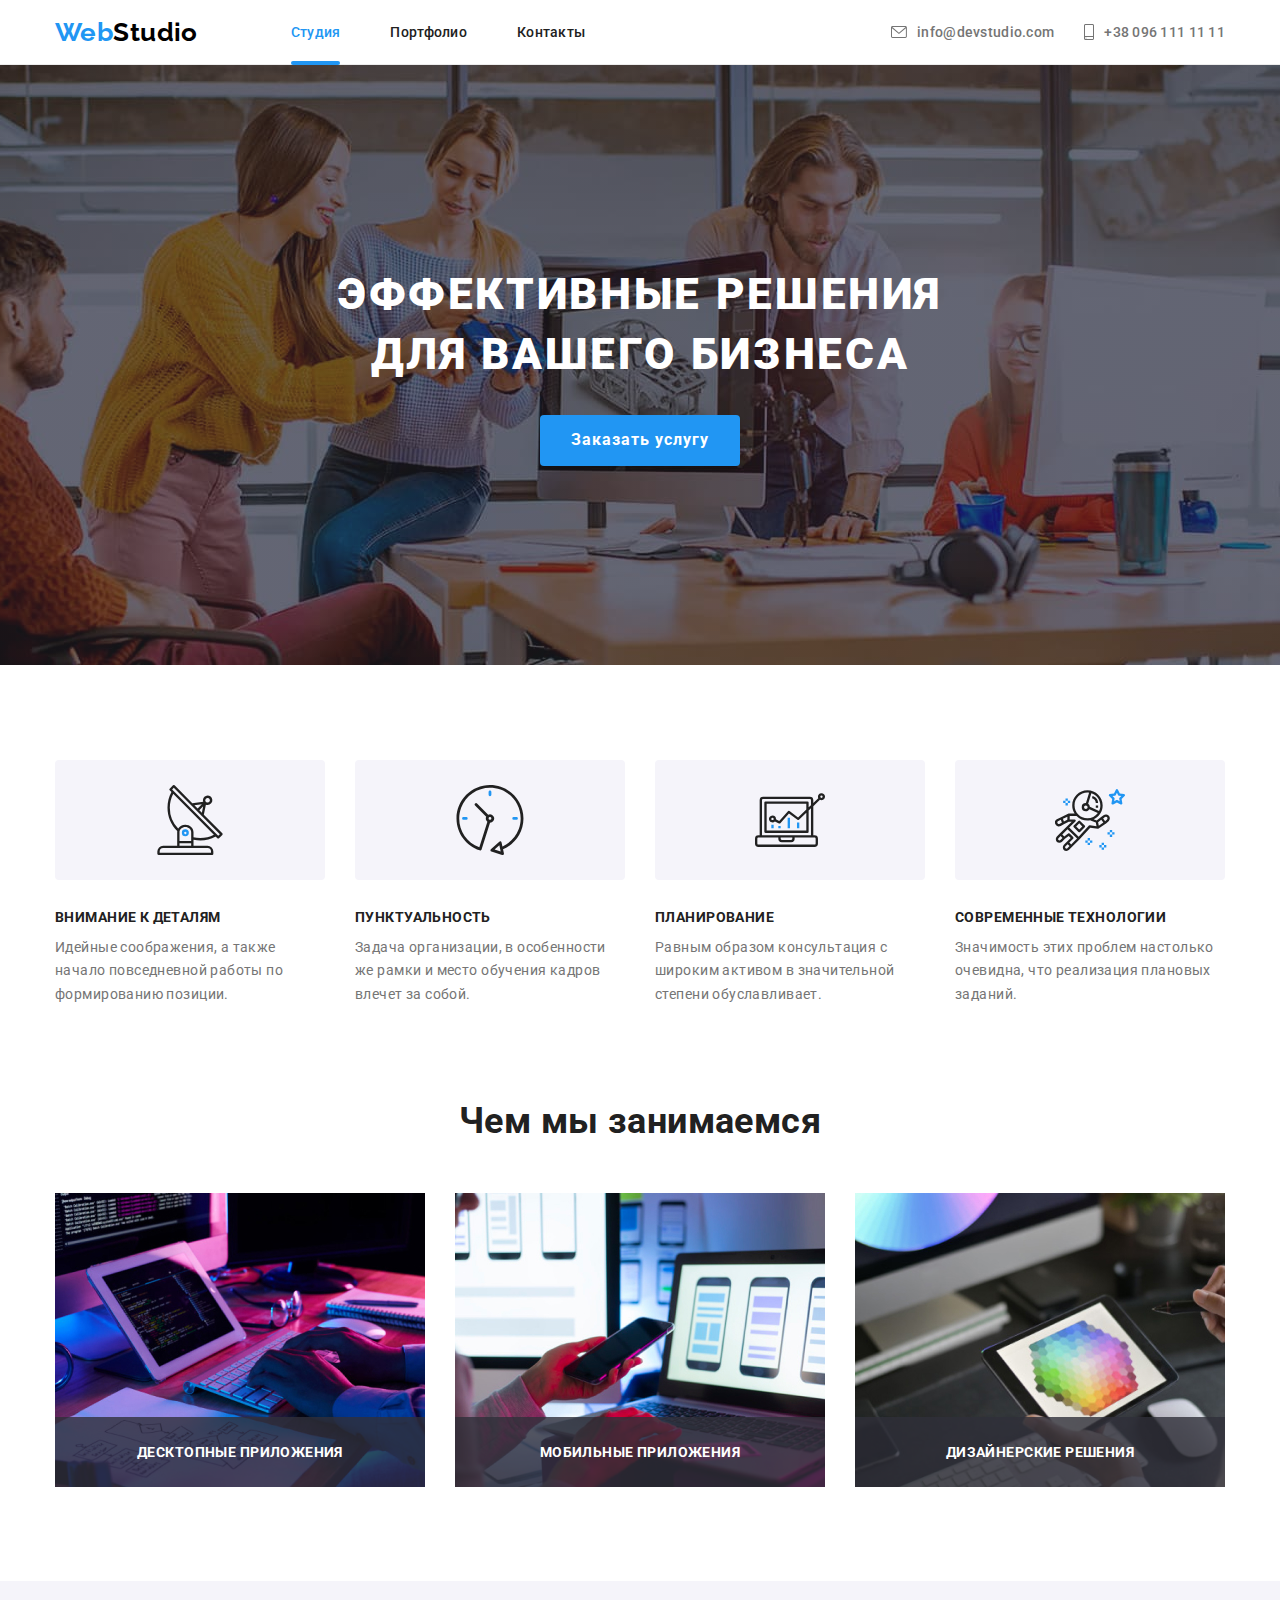
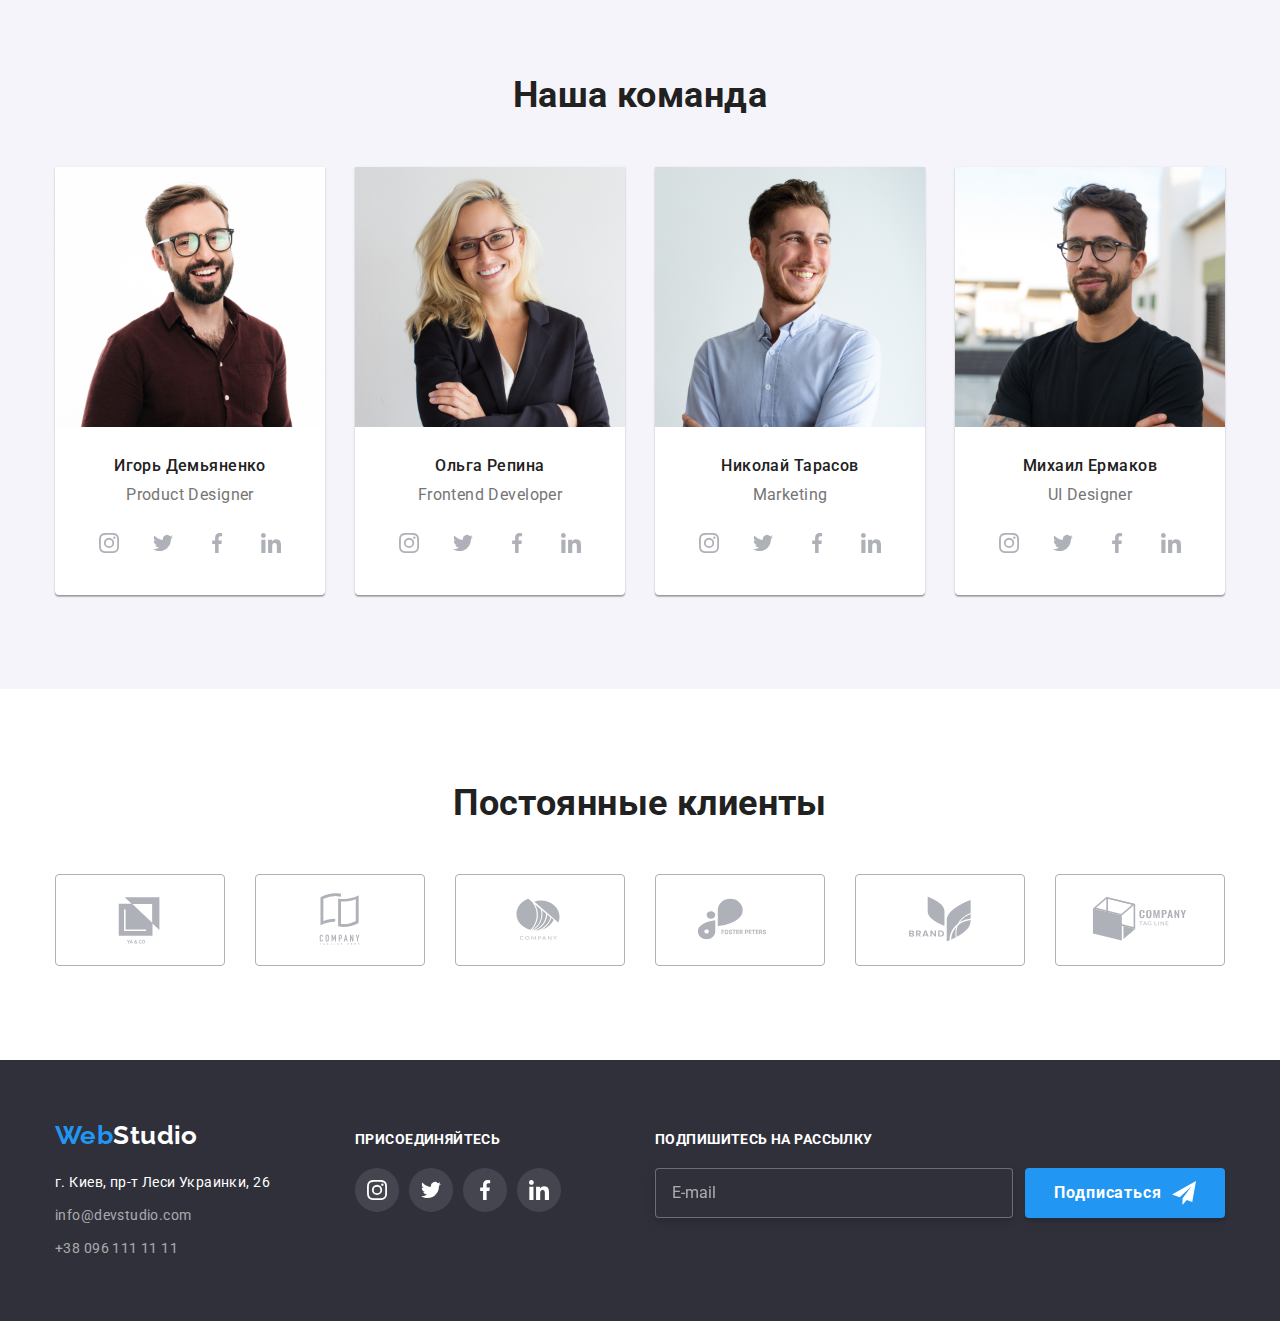
<file: index.html>
<!DOCTYPE html>
<html lang="ru">

<head>
    <meta charset="UTF-8">
    <meta http-equiv="X-UA-Compatible" content="IE=edge">
    <meta name="viewport" content="width=device-width, initial-scale=1.0">
    <title>Document</title>
    <link href="https://fonts.googleapis.com/css2?family=Raleway:wght@700&family=Roboto:wght@400;500;700;900&display=swap"
        rel="stylesheet">
    <link rel="stylesheet"
        href="https://cdnjs.cloudflare.com/ajax/libs/modern-normalize/1.1.0/modern-normalize.min.css">
    <link rel="stylesheet" href="./css/styles.css">
</head>

<body class="page">
    <!--верхняя линия хедер-->
    <header class="page-header">
        <div class="conteiner">
            <!--раздел основной навигации-->
            <nav class="main-nav">
                <!--логотип хедер-->
                <a href="./index.html" class="logo">
                    <span class="accent">Web</span>Studio
                </a>
                <!-- навигация по сайту -->
                <ul class="site-nav list">
                    <li class="item"><a href="./index.html" class="link current">Студия</a></li>
                    <li class="item"><a href="./portfolio.html" class="link current-hover">Портфолио</a></li>
                    <li class="item"><a href="" class="link current-hover">Контакты</a></li>
                </ul>
            </nav>
            <!--контакты хедер-->
            <ul class="contact-nav list">
                <li class="item">
                    <a href="mailto:info@devstudio.com" class="link current-hover">
                        <svg class="icon" width="16" height="12">
                            <use href="./images/icons.svg#envelope"></use>
                        </svg>
                        info@devstudio.com
                    </a>
                </li>
                <li class="item">
                    <a href="tel:+380961111111" class="link current-hover">
                        <svg class="icon" width="10" height="16">
                            <use href="./images/icons.svg#smartphone"></use>
                        </svg>
                        +38 096 111 11 11
                    </a>
                </li>
            </ul>
        </div>
    </header>

    <main>
        <!--Шапка-->
        <section class="section hero">
                <h1 class="hero-title">Эффективные решения для вашего бизнеса</h1>
                <button type="button" class="button primary" data-modal-open>Заказать услугу</button>
        </section>
        
        <!--Особенности-->
        <section class="section">
            <div class="conteiner">
                <!-- этот тег будет скрыт -->
                <h2 class="section-title not-displaye">Особенности</h2>

                <ul class="feature-list list">

                    <li class="item">
                        <div class="for-icon">
                            <svg class="icon" width="70" height="70">
                                <use href="./images/icons.svg#antenna"></use>
                            </svg>
                        </div>
                        <h3 class="title">Внимание к деталям</h3>
                        <p class="text">Идейные соображения, а также начало повседневной работы по формированию позиции.
                        </p>
                    </li>

                    <li class="item">
                        <div class="for-icon">
                            <svg class="icon" width="70" height="70">
                                <use href="./images/icons.svg#clock"></use>
                            </svg>
                        </div>
                        <h3 class="title">Пунктуальность</h3>
                        <p class="text">Задача организации, в особенности же рамки и место обучения кадров влечет за
                            собой.
                        </p>
                    </li>

                    <li class="item">
                        <div class="for-icon">
                            <svg class="icon" width="70" height="70">
                                <use href="./images/icons.svg#diagram"></use>
                            </svg>
                        </div>
                        <h3 class="title">Планирование</h3>
                        <p class="text">Равным образом консультация с широким активом в значительной степени
                            обуславливает.
                        </p>
                    </li>

                    <li class="item">
                        <div class="for-icon">
                            <svg class="icon" width="70" height="70">
                                <use href="./images/icons.svg#astronaut"></use>
                            </svg>
                        </div>
                        <h3 class="title">Современные технологии</h3>
                        <p class="text">Значимость этих проблем настолько очевидна, что реализация плановых заданий.</p>
                    </li>

                </ul>
            </div>
        </section>

        <!--Чем мы занимаемся-->
        <section class="section skills">
            <div class="conteiner">
                <h2 class="section-title">Чем мы занимаемся</h2>

                <ul class="skills-list list">
                    <li class="item">
                        <img class="image" src="./images/programming.jpg" alt="Десктопный приложения" width="370">
                        <h3 class="title">Десктопные приложения</h3>
                    </li>
                    <li class="item">
                        <img class="image" src="./images/Adaptive-layout.jpg" alt="мобильные приложения" width="370">
                        <h3 class="title">Мобильные приложения</h3>
                    </li>
                    <li class="item">
                        <img class="image" src="./images/design-and-art.jpg" alt="дизайнерские решения" width="370">
                        <h3 class="title">Дизайнерские решения</h3>
                    </li>
                </ul>
                
            </div>
        </section>

        <!-- Наша команда -->
        <section class="section team">
            <div class="conteiner">

                <h2 class="section-title">Наша команда</h2>

                <ul class="team-list list">

                    <li class="team-member">
                        <img class="image" src="./images/imgteam.jpg" alt="Дизайнер продуктов" width="270">
                        <div class="bottom-description">
                            <h3 class="title">Игорь Демьяненко</h3>
                            <p class="text">Product Designer</p>
                            <ul class="social-links list">

                                <li class="item">
                                    <a class="link instagram" href="">
                                        <svg class="icon" width="20" height="20">
                                            <use href="./images/icons.svg#instagram"></use>
                                        </svg>
                                    </a>
                                </li>

                                <li class="item">
                                    <a class="link twitter" href="">
                                        <svg class="icon" width="20" height="20">
                                            <use href="./images/icons.svg#twitter"></use>
                                        </svg>
                                    </a>
                                </li>

                                <li class="item">
                                    <a class="link facebook" href="">
                                        <svg class="icon" width="20" height="20">
                                            <use href="./images/icons.svg#facebook"></use>
                                        </svg>
                                    </a>
                                </li>

                                <li class="item">
                                    <a class="link linkedin" href="">
                                        <svg class="icon" width="20" height="20">
                                            <use href="./images/icons.svg#linkedin"></use>
                                        </svg>
                                    </a>
                                </li>

                            </ul>
                        </div>
                    </li>

                    <li class="team-member">
                        <img class="image" src="./images/imgteam1.jpg" alt="Фронтенд-разработчик" width="270">
                        <div class="bottom-description">
                            <h3 class="title">Ольга Репина</h3>
                            <p class="text">Frontend Developer</p>
                            <ul class="social-links list">

                                <li class="item">
                                    <a class="link instagram" href="">
                                        <svg class="icon" width="20" height="20">
                                            <use href="./images/icons.svg#instagram"></use>
                                        </svg>
                                    </a>
                                </li>

                                <li class="item">
                                    <a class="link twitter" href="">
                                        <svg class="icon" width="20" height="20">
                                            <use href="./images/icons.svg#twitter"></use>
                                        </svg>
                                    </a>
                                </li>

                                <li class="item">
                                    <a class="link facebook" href="">
                                        <svg class="icon" width="20" height="20">
                                            <use href="./images/icons.svg#facebook"></use>
                                        </svg>
                                    </a>
                                </li>

                                <li class="item">
                                    <a class="link linkedin" href="">
                                        <svg class="icon" width="20" height="20">
                                            <use href="./images/icons.svg#linkedin"></use>
                                        </svg>
                                    </a>
                                </li>

                            </ul>
                        </div>
                    </li>

                    <li class="team-member">
                        <img class="image" src="./images/imgteam2.jpg" alt="Маркетинг" width="270">
                        <div class="bottom-description">
                            <h3 class="title">Николай Тарасов</h3>
                            <p class="text">Marketing</p>
                            <ul class="social-links list">

                                <li class="item">
                                    <a class="link instagram" href="">
                                        <svg class="icon" width="20" height="20">
                                            <use href="./images/icons.svg#instagram"></use>
                                        </svg>
                                    </a>
                                </li>

                                <li class="item">
                                    <a class="link twitter" href="">
                                        <svg class="icon" width="20" height="20">
                                            <use href="./images/icons.svg#twitter"></use>
                                        </svg>
                                    </a>
                                </li>

                                <li class="item">
                                    <a class="link facebook" href="">
                                        <svg class="icon" width="20" height="20">
                                            <use href="./images/icons.svg#facebook"></use>
                                        </svg>
                                    </a>
                                </li>

                                <li class="item">
                                    <a class="link linkedin" href="">
                                        <svg class="icon" width="20" height="20">
                                            <use href="./images/icons.svg#linkedin"></use>
                                        </svg>
                                    </a>
                                </li>

                            </ul>
                        </div>
                    </li>

                    <li class="team-member">
                        <img class="image" src="./images/imgteam3.jpg" alt="дизайнер интерфейсов" width="270">
                        <div class="bottom-description">
                            <h3 class="title">Михаил Ермаков</h3>
                            <p class="text">UI Designer</p>

                            <ul class="social-links list">
                                
                                <li class="item">
                                    <a class="link instagram" href="">
                                        <svg class="icon" width="20" height="20">
                                            <use href="./images/icons.svg#instagram"></use>
                                        </svg>
                                    </a>
                                </li>

                                <li class="item">
                                    <a class="link twitter" href="">
                                        <svg class="icon" width="20" height="20">
                                            <use href="./images/icons.svg#twitter"></use>
                                        </svg>
                                    </a>
                                </li>

                                <li class="item">
                                    <a class="link facebook" href="">
                                        <svg class="icon" width="20" height="20">
                                            <use href="./images/icons.svg#facebook"></use>
                                        </svg>
                                    </a>
                                </li>

                                <li class="item">
                                    <a class="link linkedin" href="">
                                        <svg class="icon" width="20" height="20">
                                            <use href="./images/icons.svg#linkedin"></use>
                                        </svg>
                                    </a>
                                </li>

                            </ul>
                        </div>
                    </li>

                </ul>

            </div>
        </section>

        <!-- Постоянные клиенты -->
        <section class="section">
            <div class="conteiner">
                <h2 class="section-title">Постоянные клиенты</h2>
                <ul class="list-clients list">

                    <li class="item">
                        <a class="link" href="">
                            <svg class="icon" width="106" height="60">
                                <use href="./images/icons.svg#Logo1"></use> 
                            </svg>
                        </a>
                    </li>

                    <li class="item">
                        <a class="link" href="">
                            <svg class="icon" width="106" height="60">
                                <use href="./images/icons.svg#Logo2"></use> 
                            </svg>
                        </a>
                    </li>

                    <li class="item">
                        <a class="link" href="">
                            <svg class="icon" width="106" height="60">
                                <use href="./images/icons.svg#Logo3"></use> 
                            </svg>
                        </a>
                    </li>

                    <li class="item">
                        <a class="link" href="">
                            <svg class="icon" width="106" height="60">
                                <use href="./images/icons.svg#Logo4"></use> 
                            </svg>
                        </a>
                    </li>

                    <li class="item">
                        <a class="link" href="">
                            <svg class="icon" width="106" height="60">
                                <use href="./images/icons.svg#Logo5"></use> 
                            </svg>
                        </a>
                    </li>

                    <li class="item">
                        <a class="link" href="">
                            <svg class="icon" width="106" height="60">
                                <use href="./images/icons.svg#Logo6"></use> 
                            </svg>
                        </a>
                    </li>

                </ul>
            </div>
        </section>


    </main>

    <!--подвал-->
    <footer class="page-footer">
        <div class="conteiner">

            <div class="logo-and-contacts">
                <!--логотип футер-->
                <a href="./index.html" class="logo">
                    <span class="accent">Web</span>Studio
                </a>

                <!--контакты футер-->
                <address class="contact-footer list">
                    <p class="text">г. Киев, пр-т Леси Украинки, 26</p>
                    <a class="link" href="mailto:info@devstudio.com">info@devstudio.com</a>
                    <a class="link" href="tel:+380961111111">+38 096 111 11 11</a>
                </address>
            </div>

            <!-- наши соцсети  -->
            <div class="our-social-networks">
                <h2 class="titel">присоединяйтесь</h2>
                <ul class="social-links list">

                    <li class="item">
                        <a class="link instagram" href="">
                            <svg class="icon" width="20" height="20">
                                <use href="./images/icons.svg#instagram"></use>
                            </svg>
                        </a>
                    </li>

                    <li class="item">
                        <a class="link twitter" href="">
                            <svg class="icon" width="20" height="20">
                                <use href="./images/icons.svg#twitter"></use>
                            </svg>
                        </a>
                    </li>

                    <li class="item">
                        <a class="link facebook" href="">
                            <svg class="icon" width="20" height="20">
                                <use href="./images/icons.svg#facebook"></use>
                            </svg>
                        </a>
                    </li>

                    <li class="item">
                        <a class="link linkedin" href="">
                            <svg class="icon" width="20" height="20">
                                <use href="./images/icons.svg#linkedin"></use>
                            </svg>
                        </a>
                    </li>

                </ul>
            </div>

            <Form class="form-footer">

                <div class="form-field">
                    <label class="form-label" for="mail">Подпишитесь на рассылку</label>
                    <input class="form-input" type="email" name="mail" id="mail" placeholder="E-mail">
                </div>

                <button class="button primary" type="submit">
                    Подписаться
                    <svg class="icon" width="24" height="24">
                        <use href="./images/icons.svg#paper-airplane"></use>
                    </svg>
                </button>

            </Form>
         
        </div>
    </footer>

    <!-- модальное окно бекдропом (для для бекдроба и модалки можно в любой части странице писать код поскольку он будет позицеонирован абсолютно) -->
    <div class="beckdrop is-hidden" data-modal>
        <div class="modal">
            <button type="button" class="button-close" data-modal-close >
                <svg class="icon" width="18" height="18">
                    <use href="./images/icons.svg#close-black"></use>
                </svg>
            </button>

            <Form class="modal-form">

                <b class="form-request">Оставьте свои данные, мы вам перезвоним</b>
                
                <div class="form-field">
                    <label class="form-label" for="name">Имя</label>
                    <input class="form-input" type="text" name="name" id="name" placeholder=" ">
                    <svg class="icon" width="18" height="18">
                        <use href="./images/icons.svg#person-black"></use>
                    </svg>
                </div>

                <div class="form-field">
                    <label class="form-label" for="tel">Телефон</label>
                    <input class="form-input" type="tel" name="tel" id="tel" placeholder=" ">
                    <svg class="icon" width="18" height="18">
                        <use href="./images/icons.svg#phone-black"></use>
                    </svg>
                </div>

                <div class="form-field">
                    <label class="form-label" for="mai">Почта</label>
                    <input class="form-input" type="email" name="mail" id="mai" placeholder=" ">
                    <svg class="icon" width="18" height="18">
                        <use href="./images/icons.svg#email-black"></use>
                    </svg>
                </div>

                <div class="form-field">
                    <label class="form-label" for="comment">Комментарий</label>
                    <textarea class="form-textarea" name="comment" placeholder="Введите текст" id="comment"></textarea>
                </div>

                <div class="form-field">
                    <input class="form-checkbox" type="checkbox" name="mailing" value="mailing" id="agreement"/>
                    <label class="form-label" for="agreement">
                        <svg class="icon-check" width="16" height="15">
                            <use class="icon" href="./images/icons.svg#icon-check"></use>
                            <use class="icon" href="./images/icons.svg#blank-icon-check"></use>
                        </svg>
                        <span>Соглашаюсь с рассылкой и принимаю <a class="link" href="">Условия договора</a></span>
                    </label>
                </div>

                <button class="button primary" type="submit">Отправить</button>

            </Form>

        </div>
    </div>

    <!-- js для вкл/откл модального окна через селектор класса is-hidden (кнопка в hero/кнопка в modal) -->
    <script src="./js/modal.js"></script>
    
</body>

</html>
</file>
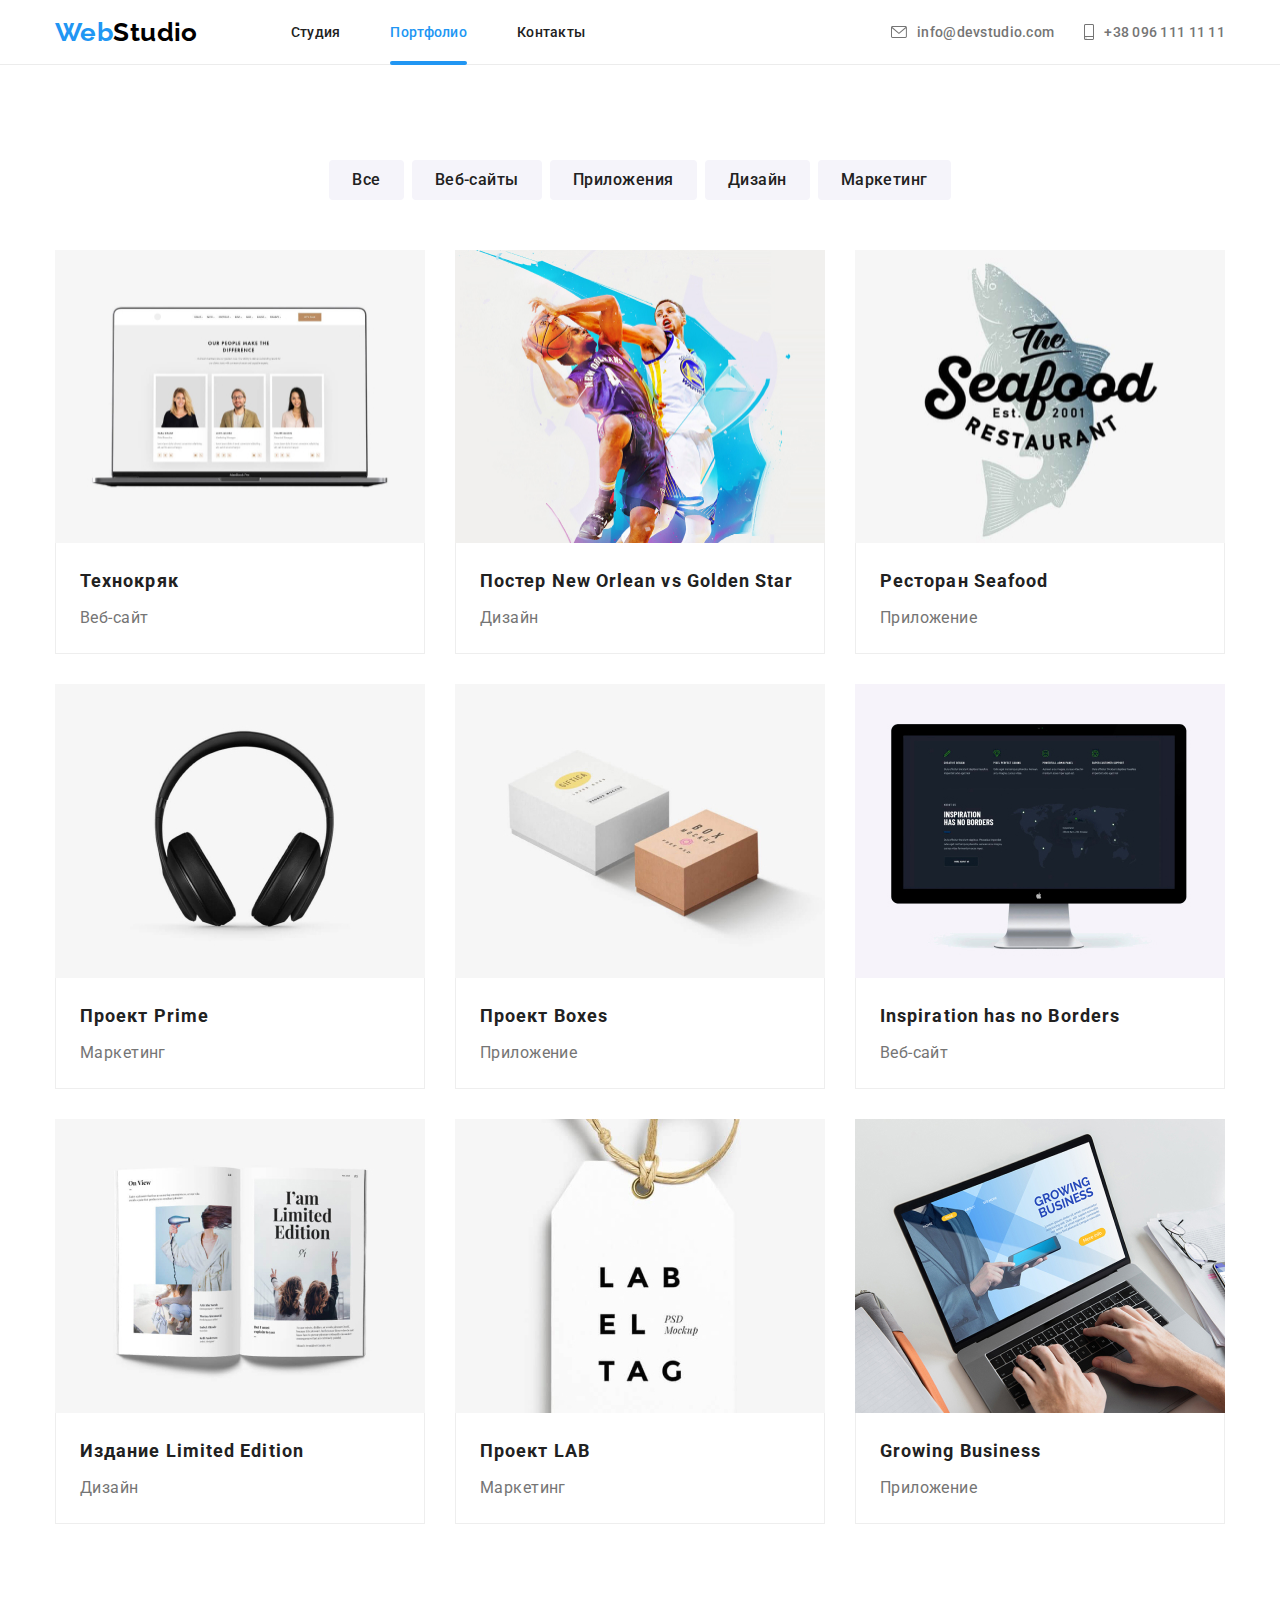
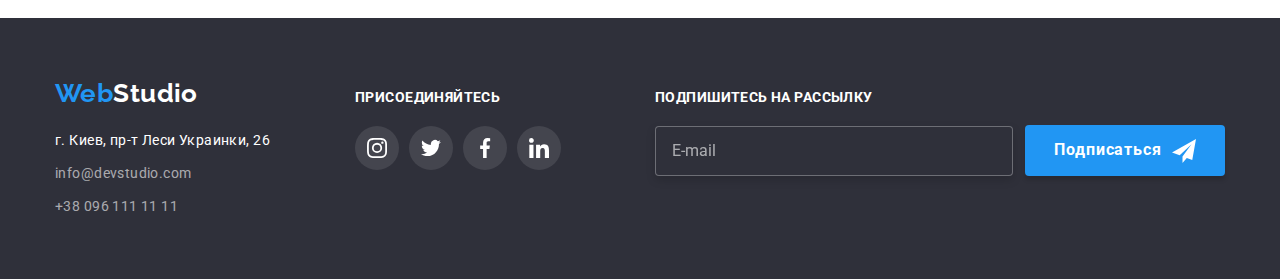
<file: portfolio.html>
<!DOCTYPE html>
<html lang="ru">

<head>
    <meta charset="UTF-8">
    <meta http-equiv="X-UA-Compatible" content="IE=edge">
    <meta name="viewport" content="width=device-width, initial-scale=1.0">
    <title>Document</title>
    <link href="https://fonts.googleapis.com/css2?family=Raleway:wght@700&family=Roboto:wght@400;500;700;900&display=swap"
        rel="stylesheet">
    <link rel="stylesheet"
        href="https://cdnjs.cloudflare.com/ajax/libs/modern-normalize/1.1.0/modern-normalize.min.css">
    <link rel="stylesheet" href="./css/styles.css">
</head>

<body class="page">
    <!--верхняя линия хедер-->
    <header class="page-header">
        <div class="conteiner">
            <!--раздел основной навигации-->
            <nav class="main-nav">
                <!--логотип хедер-->
                <a href="./index.html" class="logo">
                    <span class="accent">Web</span>Studio
                </a>
                <!-- навигация по сайту -->
                <ul class="site-nav list">
                    <li class="item"><a href="./index.html" class="link current-hover">Студия</a></li>
                    <li class="item"><a href="./portfolio.html " class="link current">Портфолио</a></li>
                    <li class="item"><a href="" class="link current-hover">Контакты</a></li>
                </ul>
            </nav>
            <!--контакты хедер-->
            <ul class="contact-nav list">
                <li class="item">
                    <a href="mailto:info@devstudio.com" class="link current-hover">
                        <svg class="icon" width="16" height="12">
                            <use href="./images/icons.svg#envelope"></use>
                        </svg>
                        info@devstudio.com
                    </a>
                </li>
                <li class="item">
                    <a href="tel:+380961111111" class="link current-hover">
                        <svg class="icon" width="10" height="16">
                            <use href="./images/icons.svg#smartphone"></use>
                        </svg>
                        +38 096 111 11 11
                    </a>
                </li>
            </ul>
        </div>
    </header>

    <main class="main portfolio">
        <!-- Фильтр -->
        <section class="section">
            <div class="conteiner">
                <!-- этот тег будет скрыт -->
                <h1 class="section-title not-displaye">(Кнопки) Фильтр проектов</h1>
                <!-- список кнопок -->
                <ul class="filter list">
                    <li class="items">
                        <button class="button" type="button">Все</button>
                    </li>
                    <li class="items">
                        <button class="button" type="button">Веб-сайты</button>
                    </li>
                    <li class="items">
                        <button class="button" type="button">Приложения</button>
                    </li>
                    <li class="items">
                        <button class="button" type="button">Дизайн</button>
                    </li>
                    <li class="items">
                        <button class="button" type="button">Маркетинг</button>
                    </li>
                </ul>
                
                <!-- список проектов -->
                <ul class="works-list list">

                    <li class="works-categories">
                        <a class="link" href="">
                            <div class="thumb-description">
                                <img class="image" src="./images/imglistworks1.jpg" alt="Технокряк Веб-сайт" width="370">
                                <p class="text">
                                    Технокряк это современная площадка распространения коронавируса. Компании используют эту платформу для цифрового
                                    шпионажа и атак на защищённые сервера конкурентов.
                                </p>
                            </div>
                            <div class="thumb">
                                <h2 class="title">Технокряк</h2>
                                <p class="text">Веб-сайт</p>
                            </div>
                        </a>
                    </li>
                    
                    <li class="works-categories">
                        <a class="link" href="">
                            <div class="thumb-description">
                                <img class="image" src="./images/imglistworks2.jpg" alt="Дизайн постера Новый Орлеан против Голден Стар" width="370">
                                <p class="text">
                                    Технокряк это современная площадка распространения коронавируса. Компании используют эту платформу для цифрового
                                    шпионажа и атак на защищённые сервера конкурентов.
                                </p>
                            </div>
                            <div class="thumb">
                                <h2 class="title">Постер New Orlean vs Golden Star</h2>
                                <p class="text">Дизайн</p>
                            </div>
                        </a>
                    </li>

                    <li class="works-categories">
                        <a class="link" href="">
                            <div class="thumb-description">
                                <img class="image" src="./images/imglistworks3.jpg" alt="Приложениея для ресторана морепродуктов Сифуд" width="370">
                                <p class="text">
                                    Технокряк это современная площадка распространения коронавируса. Компании используют эту платформу для цифрового
                                    шпионажа и атак на защищённые сервера конкурентов.
                                </p>
                            </div>
                            <div class="thumb">
                                <h2 class="title">Ресторан Seafood</h2>
                                <p class="text">Приложение</p>
                            </div>
                        </a>
                    </li>

                    <li class="works-categories">
                        <a class="link" href="">
                            <div class="thumb-description">
                                <img class="image" src="./images/imglistworks4.jpg" alt="Проект прайм Маркетинг" width="370">
                                <p class="text">
                                    Технокряк это современная площадка распространения коронавируса. Компании используют эту платформу для цифрового
                                    шпионажа и атак на защищённые сервера конкурентов.
                                </p>
                            </div>
                            <div class="thumb">
                                <h2 class="title">Проект Prime</h2>
                                <p class="text">Маркетинг</p>
                            </div>
                        </a>
                    </li>

                    <li class="works-categories">
                        <a class="link" href="">
                            <div class="thumb-description">
                                <img class="image" src="./images/imglistworks5.jpg" alt="Проект Коробки Приложение" width="370">
                                <p class="text">
                                    Технокряк это современная площадка распространения коронавируса. Компании используют эту платформу для цифрового
                                    шпионажа и атак на защищённые сервера конкурентов.
                                </p>
                            </div>
                            <div class="thumb">
                                <h2 class="title">Проект Boxes</h2>
                                <p class="text">Приложение</p>
                            </div>
                        </a>
                    </li>

                    <li class="works-categories">
                        <a class="link" href="">
                            <div class="thumb-description">
                                <img class="image" src="./images/imglistworks6.jpg" alt="Веб-сайт У вдохновения нет границ" width="370">
                                <p class="text">
                                    Технокряк это современная площадка распространения коронавируса. Компании используют эту платформу для цифрового
                                    шпионажа и атак на защищённые сервера конкурентов.
                                </p>
                            </div>
                            <div class="thumb">
                                <h2 class="title">Inspiration has no Borders</h2>
                                <p class="text">Веб-сайт</p>
                            </div>
                        </a>
                    </li>

                    <li class="works-categories">
                        <a class="link" href="">
                            <div class="thumb-description">
                                <img class="image" src="./images/imglistworks7.jpg" alt="дизайн издания с названием Ограниченный выпуск" width="370">
                                <p class="text">
                                    Технокряк это современная площадка распространения коронавируса. Компании используют эту платформу для цифрового
                                    шпионажа и атак на защищённые сервера конкурентов.
                                </p>
                            </div>
                            <div class="thumb">
                                <h2 class="title">Издание Limited Edition</h2>
                                <p class="text">Дизайн</p>
                            </div>
                        </a>
                    </li>

                    <li class="works-categories">
                        <a class="link" href="">
                            <div class="thumb-description">
                                <img class="image" src="./images/imglistworks8.jpg" alt="Проект ЛАБ Маркетинг" width="370">
                                <p class="text">
                                    Технокряк это современная площадка распространения коронавируса. Компании используют эту платформу для цифрового
                                    шпионажа и атак на защищённые сервера конкурентов.
                                </p>
                            </div>
                            <div class="thumb">
                                <h2 class="title">Проект LAB</h2>
                                <p class="text">Маркетинг</p>
                            </div>
                        </a>
                    </li>

                    <li class="works-categories">
                        <a class="link" href="">
                            <div class="thumb-description">
                                <img class="image" src="./images/imglistworks9.jpg" alt="Приложение Растущий бизнес" width="370">
                                <p class="text">
                                    Технокряк это современная площадка распространения коронавируса. Компании используют эту платформу для цифрового
                                    шпионажа и атак на защищённые сервера конкурентов.
                                </p>
                            </div>
                            <div class="thumb">
                                <h2 class="title">Growing Business</h2>
                                <p class="text">Приложение</p>
                            </div>
                        </a>
                    </li>

                </ul>
            </div>
        </section>
    </main>

    <!--подвал-->
    <footer class="page-footer">
        <div class="conteiner">

            <div class="logo-and-contacts">
                <!--логотип футер-->
                <a href="./index.html" class="logo">
                    <span class="accent">Web</span>Studio
                </a>

                <!--контакты футер-->
                <address class="contact-footer list">
                    <p class="text">г. Киев, пр-т Леси Украинки, 26</p>
                    <a class="link" href="mailto:info@devstudio.com">info@devstudio.com</a>
                    <a class="link" href="tel:+380961111111">+38 096 111 11 11</a>
                </address>
            </div>

            <!-- наши соцсети  -->
            <div class="our-social-networks">
                <h2 class="titel">присоединяйтесь</h2>
                <ul class="social-links list">

                    <li class="item">
                        <a class="link instagram" href="">
                            <svg class="icon" width="20" height="20">
                                <use href="./images/icons.svg#instagram"></use>
                            </svg>
                        </a>
                    </li>

                    <li class="item">
                        <a class="link twitter" href="">
                            <svg class="icon" width="20" height="20">
                                <use href="./images/icons.svg#twitter"></use>
                            </svg>
                        </a>
                    </li>

                    <li class="item">
                        <a class="link facebook" href="">
                            <svg class="icon" width="20" height="20">
                                <use href="./images/icons.svg#facebook"></use>
                            </svg>
                        </a>
                    </li>

                    <li class="item">
                        <a class="link linkedin" href="">
                            <svg class="icon" width="20" height="20">
                                <use href="./images/icons.svg#linkedin"></use>
                            </svg>
                        </a>
                    </li>
                    
                </ul>
            </div>

            <Form class="form-footer">
            
                <div class="form-field">
                    <label class="form-label" for="mail">Подпишитесь на рассылку</label>
                    <input class="form-input" type="email" name="mail" id="mail" placeholder="E-mail">
                </div>
            
                <button class="button primary" type="submit">
                    Подписаться
                    <svg class="icon" width="24" height="24">
                        <use href="./images/icons.svg#paper-airplane"></use>
                    </svg>
                </button>
            
            </Form>
         
        </div>
    </footer>
</body>

</html>
</file>
<file: css/styles.css>
/*цвет текста вторичный #757575;*/
/*цвет текста основной #212121;*/
/*цвет текста WebStudio #000000 #2196F3 #FFFFFF;*/
/*цвет текста кнопка, ссылки #2196F3;*/
/*нижние контакты rgba(255, 255, 255, 0.6);*/
/*цвет фона оновной #E5E5E5;*/
/*цвет фона хедер #FFFFFF;*/
/*цвет фона шапка, футер  #2F303A;*/
/*цвет фона наша команта #F5F4FA;*/
/*цвет фона наша команда карточки #FFFFFF;*/

:root {
  --primary-text-color: #757575;
  --title-text-color: #212121;
  --accent-color: #2196f3;
  --accent-color-effect: #188ce8;
  --text-color-white-a: rgba(255, 255, 255, 0.6);
  --text-color-white: #ffffff;
  --text-color-blac: #000000;
  --bg-color-white: #ffffff;
  --bg-color-light: #f5f4fa;
  --bg-color-hero: #c4c4c4;
  --bg-color-footer: #2f303a;
  --block-border-line: #ececec;
  --card-border-color: #eeeeee;
  --color4: #afb1b8;
  --color3: #757575;
  --size: 24px;
}

body {
  color: var(--primary-text-color);
  background-color: var(--bg-color-white);
  font-family: Roboto, sans-serif;
  letter-spacing: 0.03em;
  font-size: 14px;
}

img {
  display: block;
  width: 100%;
  height: auto;
}

h1,
h2,
h3,
h4,
h5,
h6,
p {
  margin: 0;
}

/* all lists */
.list {
  padding: 0;
  margin: 0;
  list-style: none;
}

/* section container */
.conteiner {
  width: 1200px;
  margin-left: auto;
  margin-right: auto;
  padding-left: 15px;
  padding-right: 15px;
}

/*header*/
.page-header {
  background-color: var(--text-color-white);
  border-bottom: 1px solid var(--block-border-line);
}

.page-header .conteiner,
.conteiner .main-nav,
.main-nav .site-nav,
.conteiner .contact-nav {
  display: flex;
  align-items: center;
  flex-wrap: wrap;
}

/*header logo*/
.logo {
  margin-right: 93px;
  color: var(--text-color-blac);
  font-family: Raleway, cursive;
  font-weight: bold;
  font-size: 26px;
  line-height: 1.19;
  text-decoration: none;
}

.logo .accent {
  color: var(--accent-color);
}

/*site-nav and contact-nav*/
.site-nav .item:not(:last-child) {
  margin-right: 50px;
}

.site-nav .link.current {
  color: var(--accent-color);
  position: relative;
}

.site-nav .link.current::after {
  content: ' ';
  position: absolute;
  left: 0;
  bottom: -1px;
  width: 100%;
  min-height: 4px;
  border-radius: 4px;
  background-color: var(--accent-color);
}

/* not in those assignments */
/* .site-nav .current-hover,
.contact-nav .current-hover {
  position: relative;
}
.site-nav .current-hover::after,
.contact-nav .current-hover::after {
  content: ' ';
  position: absolute;
  left: 0;
  bottom: -1px;
  width: 100%;
  min-height: 4px;
  border-radius: 4px;
  background-color: var(--accent-color);
  transform: scale(0);

  transition-property: transform;
  transition-duration: 250ms;
  transition-timing-function: cubic-bezier(0.4, 0, 0.2, 1);
}
.site-nav .current-hover:hover::after,
.contact-nav .current-hover:hover::after,
.site-nav .current-hover:focus::after,
.contact-nav .current-hover:focus::after {
  transform: scale(1);
} */
/* not in those assignments */

.conteiner .contact-nav {
  margin-left: auto;
}

.contact-nav .item:not(:last-child) {
  margin-right: 30px;
}

.site-nav .link,
.contact-nav .link {
  display: block;
  padding: 24px 0;
  color: var(--title-text-color);
  font-weight: 500;
  line-height: 1.15;
  letter-spacing: 0.02em;
  text-decoration: none;

  transition-property: color;
  transition-duration: 250ms;
  transition-timing-function: cubic-bezier(0.4, 0, 0.2, 1);
}

.contact-nav .link {
  display: flex;
  align-items: center;
  color: var(--primary-text-color);
  fill: var(--color3);

  transition-property: color, fill;
}

.site-nav .link:hover,
.site-nav .link:focus,
.contact-nav .link:hover,
.contact-nav .link:focus {
  color: var(--accent-color);
  fill: var(--accent-color);
}

.contact-nav .icon {
  margin-right: 10px;
}

/* main */
/*hero*/
.section.hero {
  max-width: 1600px;
  height: 600px;
  margin-left: auto;
  margin-right: auto;
  background-color: var(--bg-color-hero);
  background-image: linear-gradient(to right, rgba(47, 48, 58, 0.4), rgba(47, 48, 58, 0.4)),
    url(../images/hero-background-image.jpg);
  background-repeat: no-repeat;
  background-position: center;
  background-size: cover;
}

.section.hero {
  text-align: center;
  padding-top: 200px;
  padding-bottom: 200px;
}

.hero .hero-title {
  max-width: 696px;
  margin: auto;
  margin-bottom: 30px;
  font-weight: 900;
  font-size: 44px;
  line-height: 1.36;
  letter-spacing: 0.06em;
  text-transform: uppercase;
  color: var(--text-color-white);
}

/*button*/
.button {
  color: var(--title-text-color);
  background-color: var(--bg-color-light);
  cursor: pointer;
  border-radius: 4px;
  border: 1px solid transparent;
  padding: 0;
  margin: 0;
}

/*hero button*/
.button.primary {
  font-family: inherit;
  font-weight: bold;
  font-size: 16px;
  line-height: 1.8;
  align-items: center;
  letter-spacing: 0.06em;
  min-width: 200px;
  padding: 10px 0;
}

.button.primary {
  color: var(--text-color-white);
  background-color: var(--accent-color);
  box-shadow: 0px 4px 4px rgba(0, 0, 0, 0.15);

  transition-property: background-color, box-shadow;
  transition-duration: 250ms;
  transition-timing-function: cubic-bezier(0.4, 0, 0.2, 1);
}

.button.primary:hover,
.button.primary:focus {
  background-color: var(--accent-color-effect);
  box-shadow: 0px 4px 4px rgba(0, 0, 0, 0.15);
}

/*button filter page portfolio*/
.filter.list {
  display: flex;
  justify-content: center;
  margin-bottom: 50px;
}

.filter .items:not(:last-child) {
  margin-right: 8px;
}

.filter .button {
  font-family: inherit;
  font-weight: 500;
  font-size: 16px;
  line-height: 1.62;
  letter-spacing: 0.03em;
  padding: 6px 22px;

  transition-property: color, background-color, box-shadow;
  transition-duration: 250ms;
  transition-timing-function: cubic-bezier(0.4, 0, 0.2, 1);
}

.filter .button:hover,
.filter .button:focus {
  color: var(--text-color-white);
  background-color: var(--accent-color);
  box-shadow: 0px 3px 1px rgba(0, 0, 0, 0.1), 0px 1px 2px rgba(0, 0, 0, 0.08),
    0px 2px 2px rgba(0, 0, 0, 0.12);
}

/*section*/
.section {
  padding-top: 94px;
  padding-bottom: 94px;
}

.section-title {
  margin-top: 0;
  margin-bottom: 50px;
  font-weight: bold;
  font-size: 36px;
  line-height: 1.16;
  text-align: center;
  color: var(--title-text-color);
}

/* hidden headers */
.section-title.not-displaye {
  visibility: hidden;
  margin-bottom: -41.25px;
}

/*features*/
.feature-list {
  display: flex;
  margin-left: -30px;
}

.feature-list .item {
  margin-left: 30px;
  flex-basis: calc(100% / 4 - 30px);
}

.feature-list .for-icon {
  display: flex;
  width: 100%;
  height: 120px;
  background-color: var(--bg-color-light);
  border-radius: 4px;
  margin-bottom: 30px;
}

.for-icon .icon {
  /* width: 70px;
  height: 70px; */
  margin: auto;
}

.feature-list .title {
  margin-bottom: 10px;
  font-weight: bold;
  font-size: 14px;
  line-height: 1.14;
  text-transform: uppercase;
  color: var(--title-text-color);
}

.feature-list .text {
  line-height: 1.71;
}

/* skills */
.section.skills {
  padding-top: 0;
}

.skills .skills-list {
  display: flex;
  margin-left: -30px;
}

.skills-list .item {
  margin-left: 30px;
  flex-basis: calc(100% / 3 - 30px);
  position: relative;
}

.skills-list .title {
  display: flex;
  justify-content: center;
  align-items: center;
  background-color: rgba(47, 48, 58, 0.8);
  color: var(--text-color-white);
  font-size: 14px;
  text-transform: uppercase;
  position: absolute;
  width: 100%;
  min-height: 70px;
  bottom: 0;
}

/*our team*/
.team {
  background-color: var(--bg-color-light);
}

.team-list {
  display: flex;
  margin-left: -30px;
}

.team-list .team-member {
  background-color: var(--bg-color-white);
  text-align: center;
  margin-left: 30px;
  flex-basis: calc(100% / 4 - 30px);
  box-shadow: 0px 1px 3px rgba(0, 0, 0, 0.12), 0px 1px 1px rgba(0, 0, 0, 0.14),
    0px 2px 1px rgba(0, 0, 0, 0.2);
  border-radius: 0px 0px 4px 4px;
}

.team-member .bottom-description {
  padding: 30px 32px;
}

.team-member .title {
  font-weight: 500;
  color: var(--title-text-color);
  margin-bottom: 10px;
}

.team-member .title,
.team-member .text {
  font-size: 16px;
  line-height: 1.18;
}
.team-member .social-links,
.page-footer .social-links {
  display: flex;
  flex-wrap: wrap;
  margin-left: -10px;
}

.social-links .item {
  margin-left: 10px;
  margin-top: 16px;
}

.social-links .link {
  display: flex;
  width: 44px;
  height: 44px;
  border-radius: 50%;
  fill: var(--color4);

  transition-property: background-color, fill;
  transition-duration: 250ms;
  transition-timing-function: cubic-bezier(0.4, 0, 0.2, 1);
}

.social-links .icon {
  margin: auto;
}

.social-links .link:hover,
.social-links .link:focus {
  background-color: var(--accent-color);
  fill: var(--text-color-white);
}

/* Regular customers */
.section .list-clients {
  display: flex;
  margin-left: -30px;
}

.list-clients .item {
  margin-left: 30px;
  flex-basis: calc(100% / 6 - 30px);
}

.list-clients .link {
  display: flex;
  width: 100%;
  height: 92px;
  border-radius: 4px;
  border: 1px solid #afb1b8;
  fill: var(--color4);

  transition-property: border, fill;
  transition-duration: 250ms;
  transition-timing-function: cubic-bezier(0.4, 0, 0.2, 1);
}

.list-clients .link:hover,
.list-clients .link:focus {
  border: 1px solid var(--accent-color);
  fill: var(--accent-color);
}

.list-clients .icon {
  margin: auto;
}

/*page portfolio our work*/
.works-list {
  display: flex;
  flex-wrap: wrap;
  margin-left: -30px;
  margin-top: -30px;
}

.works-list > .works-categories {
  flex-basis: calc(100% / 3 - 30px);
  margin-left: 30px;
  margin-top: 30px;
}

.works-categories .link {
  display: block;
  text-decoration: none;

  transition-property: box-shadow;
  transition-duration: 250ms;
  transition-timing-function: cubic-bezier(0.4, 0, 0.2, 1);
}

.works-categories .link:hover,
.works-categories .link:focus {
  box-shadow: 0px 1px 1px rgba(0, 0, 0, 0.12), 0px 4px 4px rgba(0, 0, 0, 0.06),
    1px 4px 6px rgba(0, 0, 0, 0.16);
}

.works-categories .thumb-description {
  position: relative;
  overflow: hidden;
}

.thumb-description .text {
  position: absolute;
  width: 100%;
  height: 100%;
  top: 0;
  left: 0;
  padding: 63px 24px;
  background-color: rgba(33, 150, 243, 0.9);
  color: var(--text-color-white);
  font-size: 18px;
  line-height: 1.55;

  transform: translateY(101%);

  transition-property: transform;
  transition-duration: 250ms;
  transition-timing-function: cubic-bezier(0.4, 0, 0.2, 1);
}

.works-categories:hover .link .thumb-description .text,
.works-categories .link:focus .thumb-description .text {
  transform: translateY(0);
}

.works-categories .thumb {
  border: solid 1px var(--card-border-color);
  border-top: 0;
  padding: 20px 24px;
}

.thumb .title {
  font-weight: bold;
  font-size: 18px;
  line-height: 2;
  letter-spacing: 0.06em;
  color: var(--title-text-color);
  margin: 0 0 4px;
}

.thumb .text {
  font-size: 16px;
  line-height: 1.87;
  color: var(--primary-text-color);
}

/*footer*/
.page-footer {
  background-color: var(--bg-color-footer);
  color: var(--text-color-white);
  padding-top: 60px;
  padding-bottom: 60px;
}

.page-footer .conteiner {
  display: flex;
  align-items: baseline;
  flex-wrap: wrap;
}

/*logo footer*/
.logo-and-contacts .logo {
  color: var(--text-color-white);
  margin-bottom: 20px;
  margin-right: 0;
  display: inline-block;
}

/* contacts footer */
.logo-and-contacts .contact-footer {
  width: 230px;
  margin-right: 70px;
}

.contact-footer .text,
.contact-footer .link {
  font-style: normal;
  line-height: 1.71;
  display: block;
}

.contact-footer .link {
  color: var(--text-color-white-a);
  text-decoration: none;
  margin-top: 9px;

  transition-property: color;
  transition-duration: 250ms;
  transition-timing-function: cubic-bezier(0.4, 0, 0.2, 1);
}

.contact-footer .link:hover,
.contact-footer .link:focus {
  color: var(--accent-color);
}

/* our social networks */
.our-social-networks .titel {
  font-size: 14px;
  line-height: 1.14;
  text-transform: uppercase;
}

.our-social-networks .item {
  margin-top: 20px;
}

.our-social-networks .link {
  background-color: rgba(255, 255, 255, 0.1);
  fill: var(--text-color-white);
}

/* form footer */
.form-footer {
  display: flex;
  align-items: flex-end;
  margin-left: auto;
}

.form-footer .form-field {
  display: flex;
  flex-direction: column;
}

.form-footer .form-field .form-label {
  font-weight: bold;
  line-height: 1.14;
  text-transform: uppercase;
  margin-bottom: 20px;
}

.form-footer .form-field .form-input {
  background: var(--bg-color-footer);
  min-width: 358px;
  padding: 16px;
  border: 1px solid rgba(255, 255, 255, 0.3);
  filter: drop-shadow(0px 4px 4px rgba(0, 0, 0, 0.15));
  border-radius: 4px;
  color: var(--text-color-white);
}

.form-footer .form-field .form-input::placeholder {
  font-size: 16px;
  line-height: 1.25;
  color: rgba(255, 255, 255, 0.6);
}

.form-footer .button {
  display: flex;
  justify-content: center;
  align-items: center;
  margin-left: 12px;
  fill: var(--text-color-white);
}

.form-footer .button .icon {
  margin-left: 10px;
}

/* beckdrop */
.beckdrop {
  position: fixed;
  top: 0;
  left: 0;
  width: 100%;
  height: 100%;
  background-color: rgba(0, 0, 0, 0.2);
  opacity: 1;

  transition: opacity 250ms cubic-bezier(0.4, 0, 0.2, 1),
    visibility 250ms cubic-bezier(0.4, 0, 0.2, 1);
}

.beckdrop.is-hidden {
  opacity: 0;
  visibility: hidden;
  pointer-events: none;
}

.beckdrop .modal {
  position: absolute;
  min-width: 528px;
  min-height: 581px;
  top: 50%;
  left: 50%;
  padding: 40px;
  background: var(--bg-color-white);
  box-shadow: 0px 1px 3px rgba(0, 0, 0, 0.12), 0px 1px 1px rgba(0, 0, 0, 0.14),
    0px 2px 1px rgba(0, 0, 0, 0.2);
  border-radius: 4px;
  transform: translate(-50%, -50%) scale(1);
  transition: transform 250ms cubic-bezier(0.4, 0, 0.2, 1);
}

.beckdrop.is-hidden .modal {
  transform: translate(-50%, -50%) scale(0.9);
}

/* button close */
.modal .button-close {
  padding: 0;
  cursor: pointer;
  position: absolute;
  top: 8px;
  right: 8px;
  display: flex;
  width: 30px;
  height: 30px;
  border: 1px solid rgba(0, 0, 0, 0.1);
  background-color: var(--bg-color-white);
  border-radius: 50%;
}
.modal .button-close .icon {
  fill: var(--text-color-blac);
  margin: auto;
  transition: fill 250ms cubic-bezier(0.4, 0, 0.2, 1);
}

.modal .button-close:hover .icon,
.modal .button-close:focus .icon {
  fill: var(--accent-color);
}
/* modal form */
.modal-form .form-request {
  color: var(--title-text-color);
  display: block;
  margin-bottom: 12px;
  font-size: 20px;
  text-align: center;
  letter-spacing: 0.03em;
}

.modal-form .form-field {
  position: relative;
  overflow: hidden;
  display: flex;
  flex-direction: column;
  margin-bottom: 10px;
}
.modal-form .form-field:nth-child(6) {
  margin-top: 20px;
  margin-bottom: 30px;
  flex-direction: row;
  justify-content: center;
}

.modal-form .form-field .form-label {
  font-size: 12px;
  line-height: 1.16;
  letter-spacing: 0.01em;
  padding-bottom: 4px;
}

.modal-form .form-field .form-input {
  padding: 12px;
  padding-left: 42px;
  border: 1px solid rgba(33, 33, 33, 0.2);
  border-radius: 4px;
  cursor: pointer;
  transition: border 250ms cubic-bezier(0.4, 0, 0.2, 1),
    padding-left 250ms cubic-bezier(0.4, 0, 0.2, 1);
}
.modal-form .form-field .form-input:hover,
.modal-form .form-field .form-input:focus {
  border: 1px solid var(--accent-color);
}
.modal-form .form-field .form-input:not(:placeholder-shown) {
  padding-left: 12px;
}

.modal-form .form-field .icon {
  position: absolute;
  bottom: 11px;
  left: 12px;
  pointer-events: none;
  fill: var(--title-text-color);
  opacity: 1;
  transition: fill 250ms cubic-bezier(0.4, 0, 0.2, 1), left 250ms cubic-bezier(0.4, 0, 0.2, 1),
    opacity 200ms cubic-bezier(0.4, 0, 0.2, 1);
}
.modal-form .form-field .form-input:hover + .icon,
.modal-form .form-field .form-input:focus + .icon {
  fill: var(--accent-color);
}
.modal-form .form-field .form-input:not(:placeholder-shown) + .icon {
  left: -18px;
  opacity: 0;
}

.modal-form .form-field:nth-child(6) .form-checkbox {
  position: absolute;
  width: 1px;
  height: 1px;
  margin: -1px;
  border: 0;
  padding: 0;
  clip: rect(0 0 0 0);
  overflow: hidden;
}

.modal-form .form-field:nth-child(6) .form-label {
  display: flex;
  align-items: center;
  padding: 0;
}

.modal-form .form-field:nth-child(6) .form-label,
.modal-form .form-field:nth-child(6) .link {
  margin: 0;
  font-size: 14px;
  line-height: 1.71;
  letter-spacing: 0.03em;
}
.modal-form .form-field:nth-child(6) .link {
  color: var(--accent-color);
}

.form-field .form-checkbox + .form-label .icon-check {
  margin-right: 7px;
  cursor: pointer;
}

.modal-form .form-field:nth-child(6) .form-checkbox:focus + .form-label .icon-check {
  background-color: rgba(116, 28, 28, 0.1);
}

.form-field .form-checkbox + .form-label .icon-check .icon {
  opacity: 0;
  transition: opacity 250ms cubic-bezier(0.4, 0, 0.2, 1);
}
.form-field .form-checkbox:checked + .form-label .icon-check .icon:nth-child(1) {
  opacity: 1;
}
.form-field .form-checkbox:not(:checked) + .form-label .icon-check .icon:nth-child(2) {
  opacity: 1;
}

.modal-form .form-field .form-textarea {
  margin: 0;
  padding: 12px 16px;
  border: 1px solid rgba(33, 33, 33, 0.2);
  border-radius: 4px;
  min-height: 120px;
  resize: none;
}
.modal-form .form-field .form-textarea::placeholder {
  color: rgba(117, 117, 117, 0.5);
  font-size: 12px;
  line-height: 1.16;
  letter-spacing: 0.01em;
}

.modal-form .button.primary {
  display: block;
  margin-left: auto;
  margin-right: auto;
}
</file>
